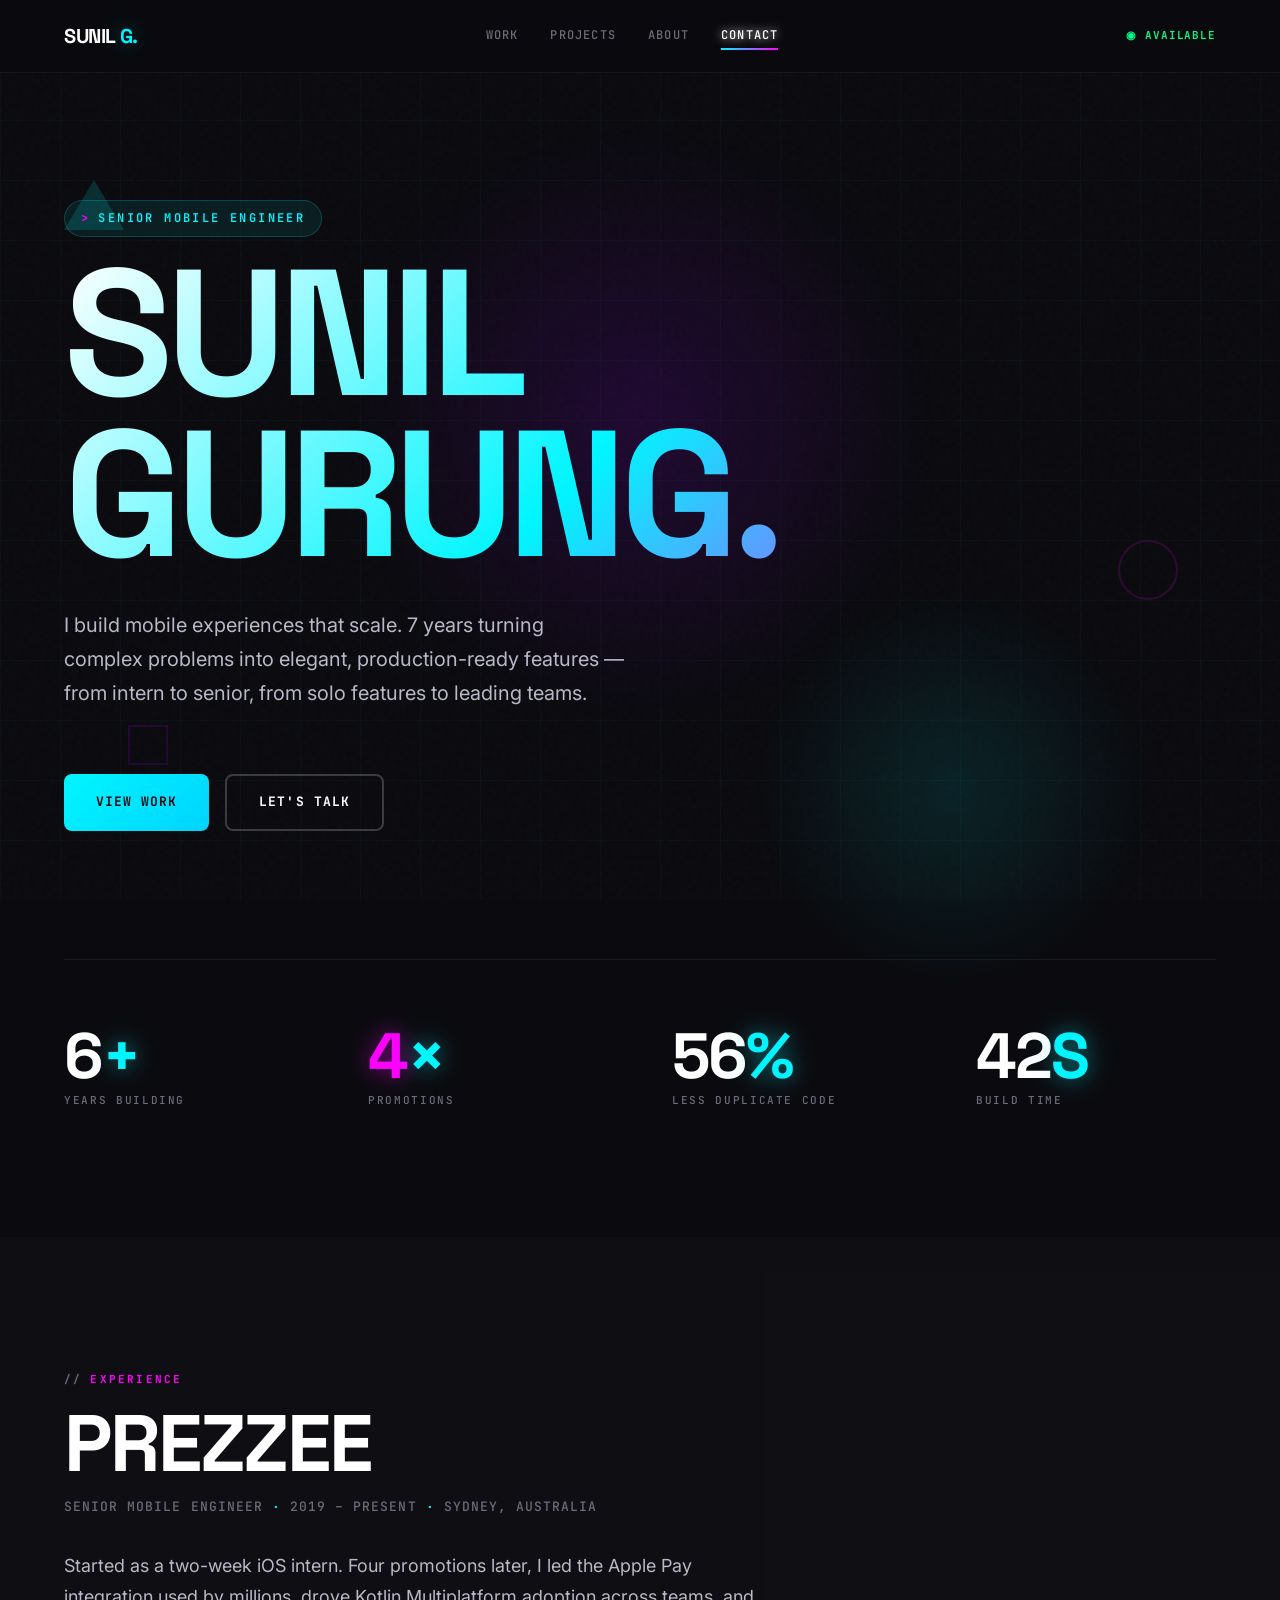
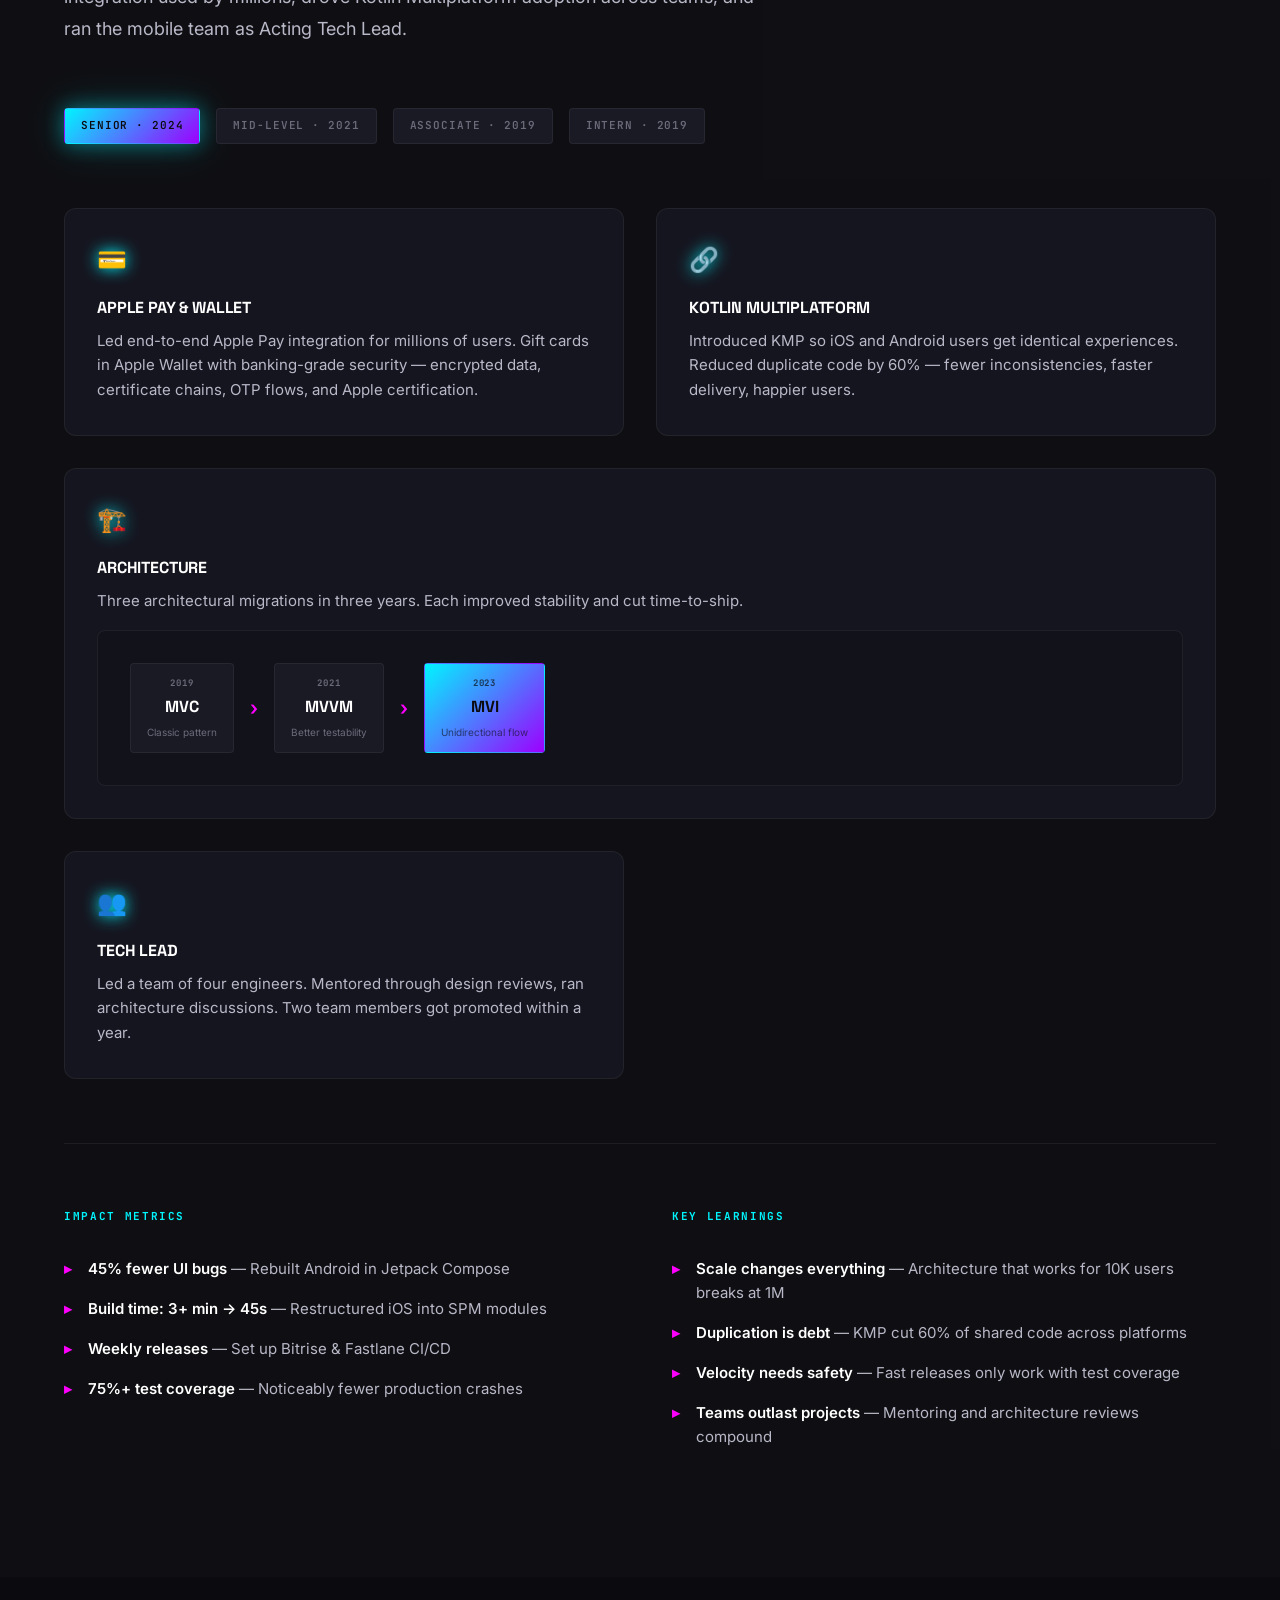
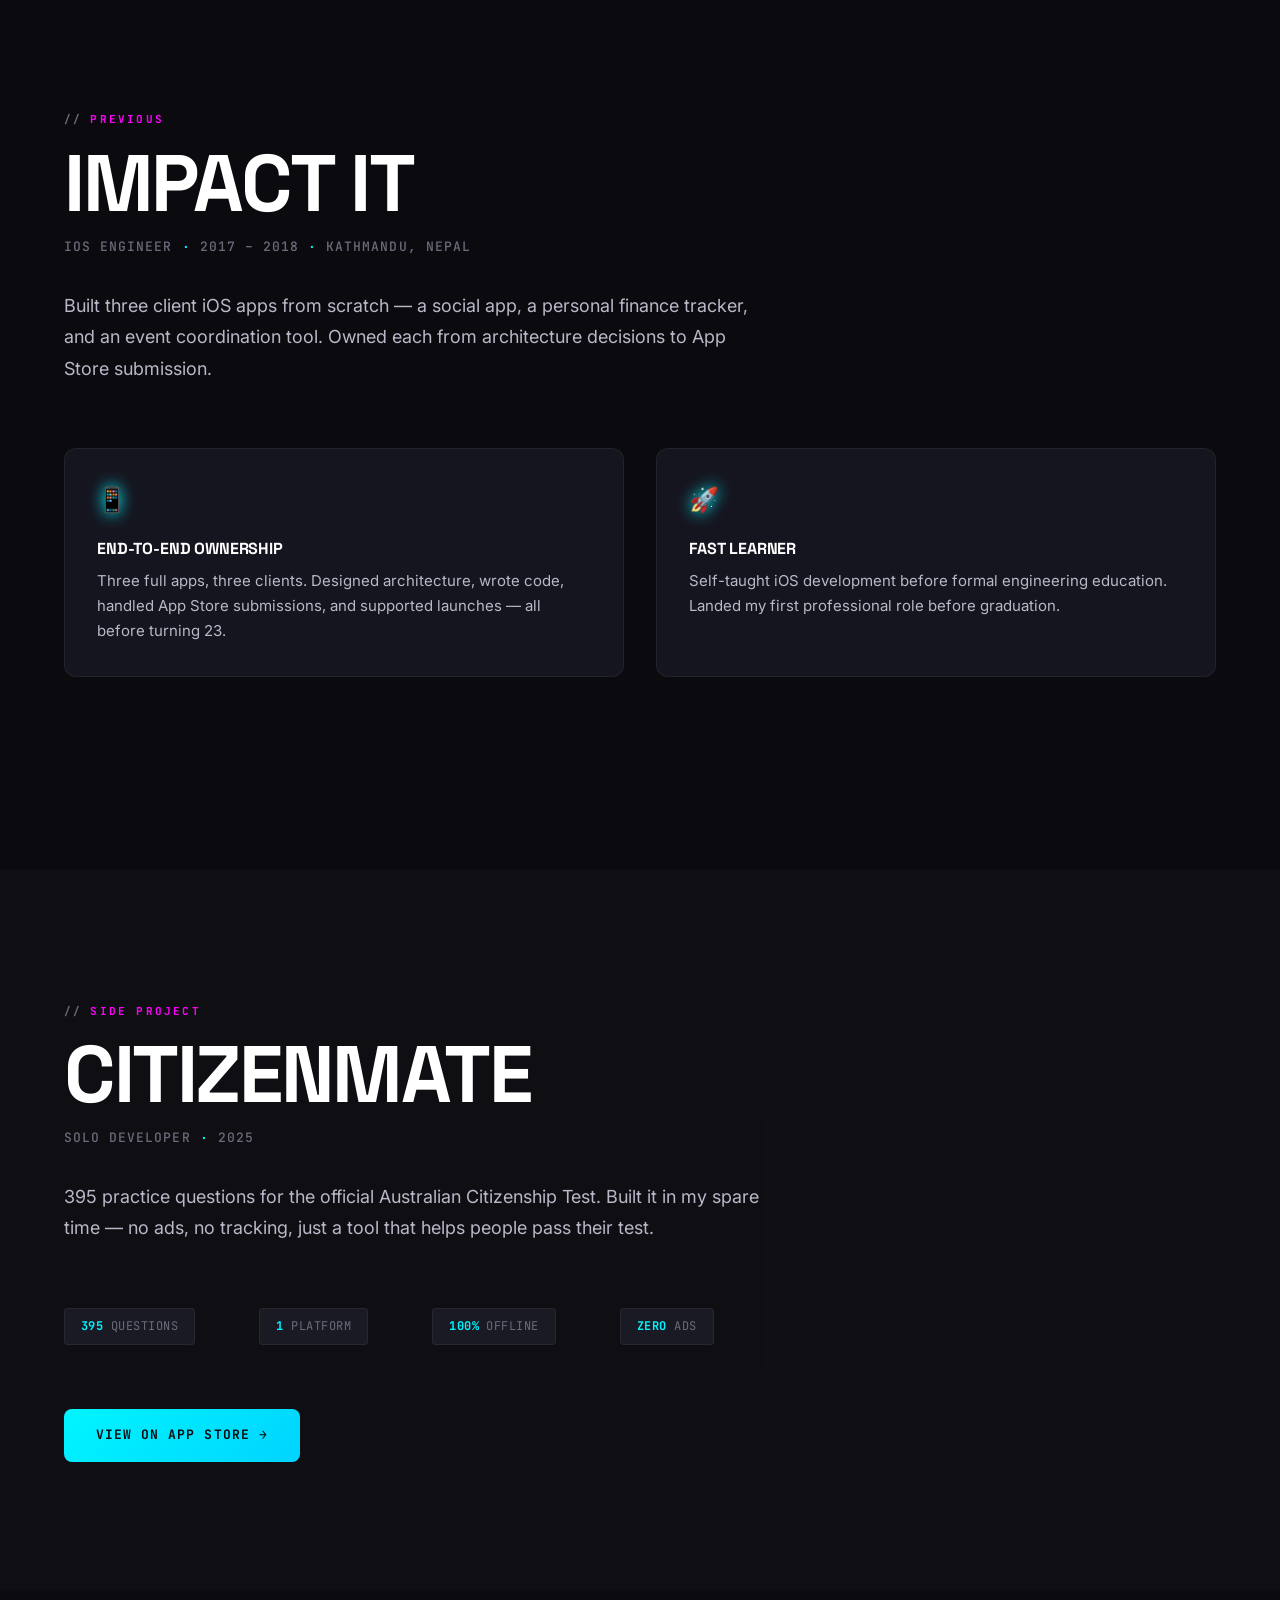
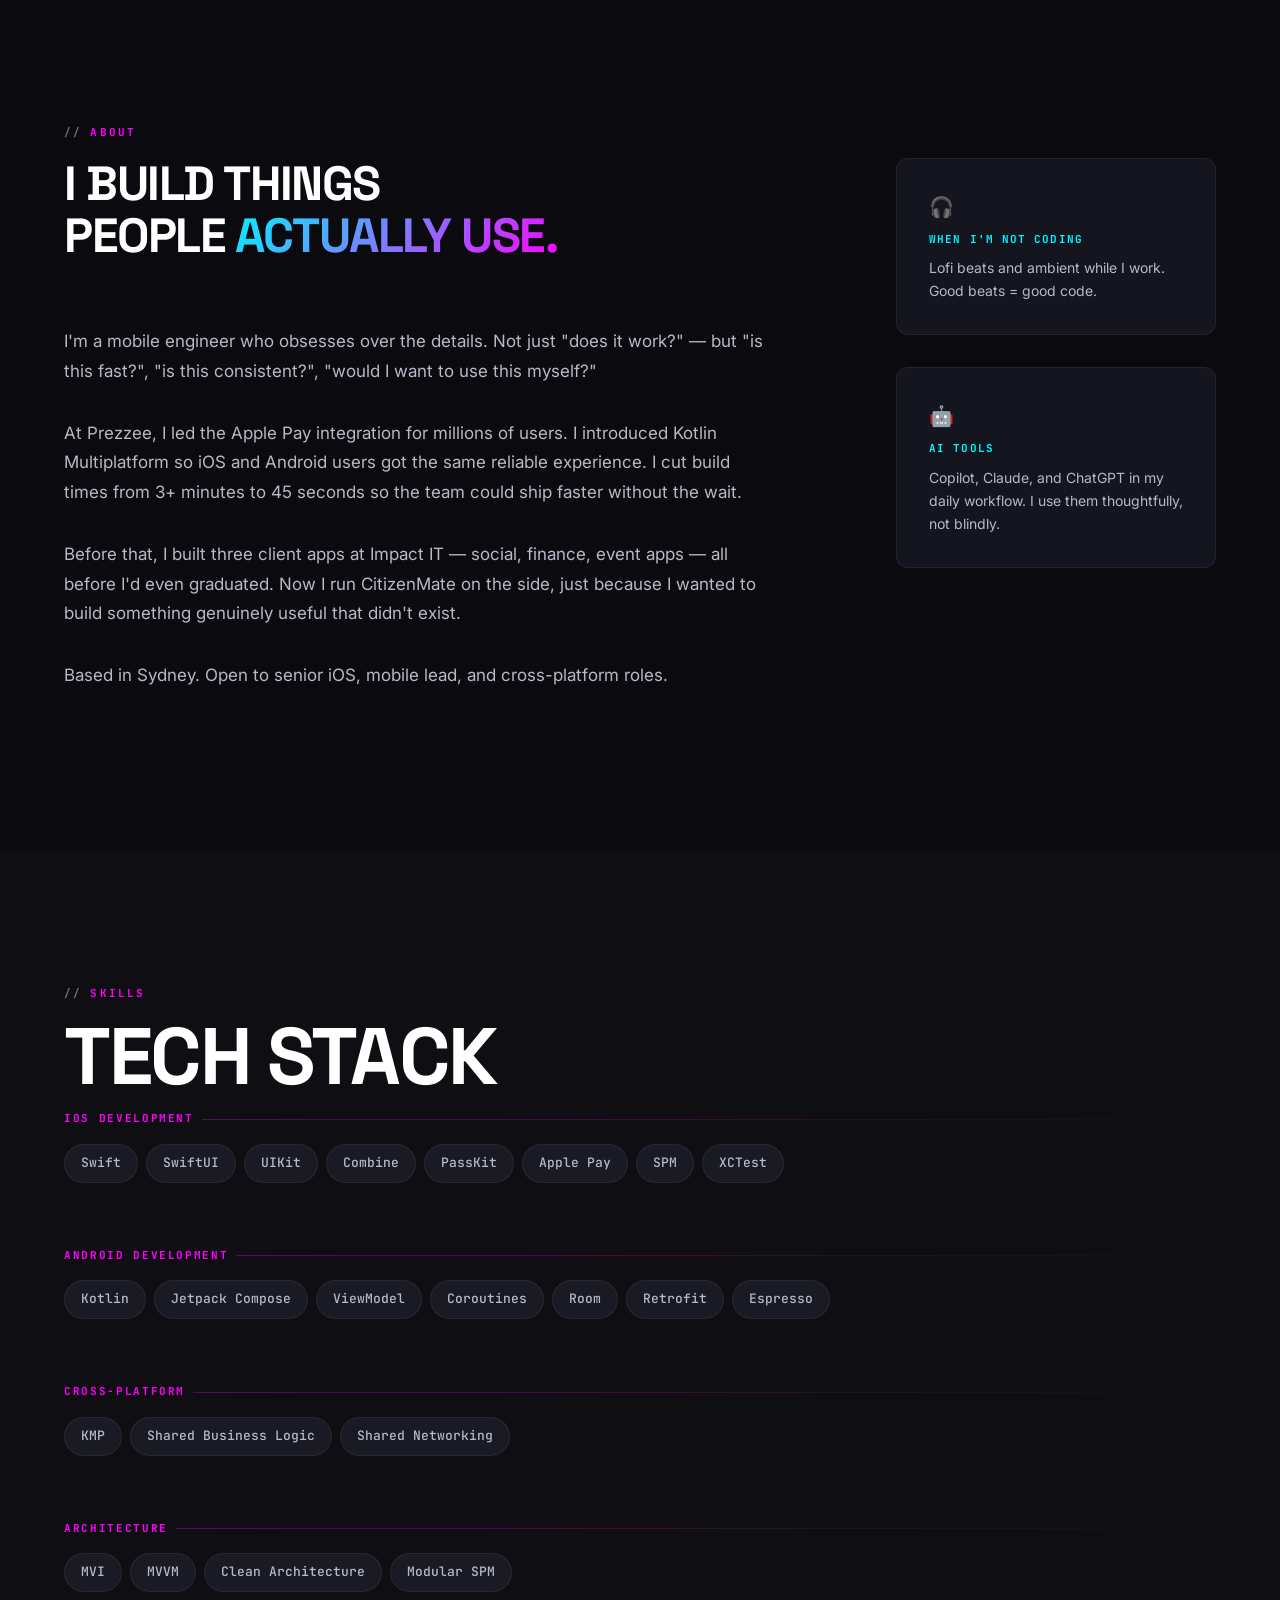
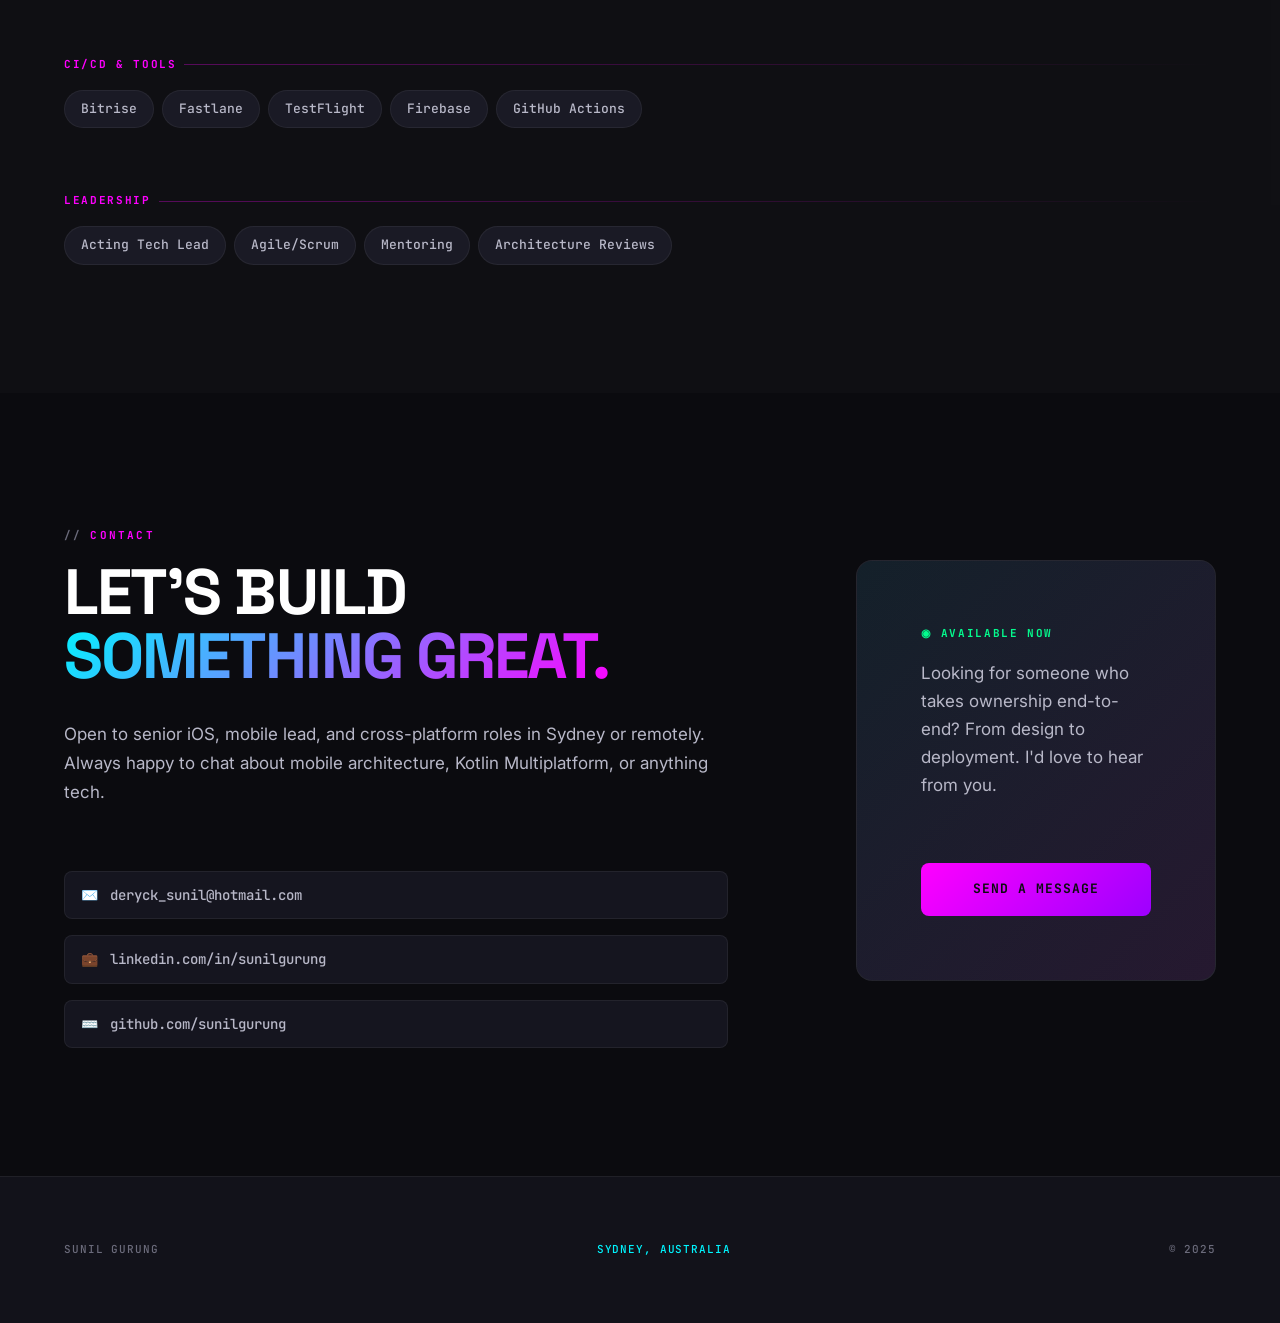
<file: index.html>
<!DOCTYPE html>
<html lang="en">
<head>
<meta charset="UTF-8"/>
<meta name="viewport" content="width=device-width, initial-scale=1.0"/>
<title>Sunil Gurung — Senior iOS Engineer</title>
<link rel="preconnect" href="https://fonts.googleapis.com"/>
<link rel="preconnect" href="https://fonts.gstatic.com" crossorigin/>
<link href="https://fonts.googleapis.com/css2?family=Space+Grotesk:wght@400;500;600;700;800&family=Inter:wght@300;400;500;600;700;800;900&family=JetBrains+Mono:wght@400;500;600;700&display=swap" rel="stylesheet"/>
<link rel="stylesheet" href="styles.css"/>
<meta name="description" content="Sunil Gurung — Senior Mobile Engineer shipping iOS, Android, KMP, and Apple Pay at scale."/>
<meta name="author" content="Sunil Gurung"/>
<meta name="theme-color" content="#0B0B0F"/>
<meta property="og:title" content="Sunil Gurung — Senior iOS Engineer"/>
<meta property="og:description" content="7 years shipping iOS, Android, KMP, and Apple Pay at scale."/>
<meta property="og:image" content="Images/logo.png"/>
<link rel="icon" type="image/png" href="Images/logo.png"/>
<!-- Security Headers -->
<meta http-equiv="X-Content-Type-Options" content="nosniff">
<meta http-equiv="X-Frame-Options" content="SAMEORIGIN">
<meta http-equiv="Referrer-Policy" content="strict-origin-when-cross-origin">
<meta http-equiv="Permissions-Policy" content="camera=(), microphone=(), geolocation=()">
</head>
<body>
<!-- Scroll Progress Bar -->
<div class="scroll-progress" id="scrollProgress"></div>

<!-- Floating Geometric Shapes -->
<div class="geo-shape geo-triangle"></div>
<div class="geo-shape geo-circle"></div>
<div class="geo-shape geo-square"></div>

<!-- Skip Link for Accessibility -->
<a href="#main" class="skip-link">Skip to main content</a>

<!-- NAV -->
<nav class="nav">
  <div class="nav-inner">
    <span class="nav-brand">Sunil <em>G.</em></span>
    <button type="button" class="nav-toggle" aria-label="Toggle navigation" aria-expanded="false">
      <span class="nav-toggle-bar"></span>
      <span class="nav-toggle-bar"></span>
      <span class="nav-toggle-bar"></span>
    </button>
    <div class="nav-links">
      <a href="#work">Work</a>
      <a href="#projects">Projects</a>
      <a href="#about">About</a>
      <a href="#contact">Contact</a>
    </div>
    <span class="nav-status">Available</span>
  </div>
</nav>

<main id="main">

<!-- HERO -->
<section class="hero">
  <div class="hero-inner">
    <span class="hero-kicker">Senior Mobile Engineer</span>
    <h1 class="hero-title">Sunil<br/>Gurung.</h1>
    <p class="hero-sub">I build mobile experiences that scale. 7 years turning complex problems into elegant, production-ready features — from intern to senior, from solo features to leading teams.</p>
    <div class="hero-actions">
      <a href="#work" class="btn-primary"><span>View Work</span></a>
      <a href="#contact" class="btn-outline">Let's Talk</a>
    </div>
    <div class="hero-metrics">
      <div class="hm-item">
        <span class="hm-num"><span class="count-up" data-target="7">0</span><span class="accent">+</span></span>
        <span class="hm-label">Years Building</span>
      </div>
      <div class="hm-item">
        <span class="hm-num"><span class="highlight">4</span><span class="accent">×</span></span>
        <span class="hm-label">Promotions</span>
      </div>
      <div class="hm-item">
        <span class="hm-num"><span class="count-up" data-target="60">0</span><span class="accent">%</span></span>
        <span class="hm-label">Less Duplicate Code</span>
      </div>
      <div class="hm-item">
        <span class="hm-num"><span class="count-up" data-target="45">0</span><span class="accent">s</span></span>
        <span class="hm-label">Build Time</span>
      </div>
    </div>
  </div>
</section>

<!-- WORK -->
<section class="section alt" id="work">
  <div class="section-inner">
    <span class="section-tag">Experience</span>
    <h2 class="section-title">Prezzee</h2>
    <div class="work-role">Senior Mobile Engineer <span class="highlight">·</span> 2019 – Present <span class="highlight">·</span> Sydney, Australia</div>
    <p class="work-summary">Started as a two-week iOS intern. Four promotions later, I led the Apple Pay integration used by millions, drove Kotlin Multiplatform adoption across teams, and ran the mobile team as Acting Tech Lead.</p>
    <div class="work-promos">
      <span class="promo active">Senior · 2024</span>
      <span class="promo">Mid-Level · 2021</span>
      <span class="promo">Associate · 2019</span>
      <span class="promo">Intern · 2019</span>
    </div>

    <div class="work-cards">
      <div class="wc">
        <span class="wc-icon">💳</span>
        <div class="wc-title">Apple Pay & Wallet</div>
        <div class="wc-desc">Led end-to-end Apple Pay integration for millions of users. Gift cards in Apple Wallet with banking-grade security — encrypted data, certificate chains, OTP flows, and Apple certification.</div>
      </div>
      <div class="wc">
        <span class="wc-icon">🔗</span>
        <div class="wc-title">Kotlin Multiplatform</div>
        <div class="wc-desc">Introduced KMP so iOS and Android users get identical experiences. Reduced duplicate code by 60% — fewer inconsistencies, faster delivery, happier users.</div>
      </div>
      <div class="wc wc-wide">
        <span class="wc-icon">🏗️</span>
        <div class="wc-title">Architecture</div>
        <div class="wc-desc">Three architectural migrations in three years. Each improved stability and cut time-to-ship.</div>
        <div class="arch-timeline">
          <div class="at-step">
            <span class="at-label">2019</span>
            <span class="at-name">MVC</span>
            <span class="at-note">Classic pattern</span>
          </div>
          <div class="at-arrow">›</div>
          <div class="at-step">
            <span class="at-label">2021</span>
            <span class="at-name">MVVM</span>
            <span class="at-note">Better testability</span>
          </div>
          <div class="at-arrow">›</div>
          <div class="at-step at-step-current">
            <span class="at-label">2023</span>
            <span class="at-name">MVI</span>
            <span class="at-note">Unidirectional flow</span>
          </div>
        </div>
      </div>
      <div class="wc">
        <span class="wc-icon">👥</span>
        <div class="wc-title">Tech Lead</div>
        <div class="wc-desc">Led a team of four engineers. Mentored through design reviews, ran architecture discussions. Two team members got promoted within a year.</div>
      </div>
    </div>

    <div class="work-details">
      <div class="wd-block">
        <h3>Impact Metrics</h3>
        <ul>
          <li><strong>45% fewer UI bugs</strong> — Rebuilt Android in Jetpack Compose</li>
          <li><strong>Build time: 3+ min → 45s</strong> — Restructured iOS into SPM modules</li>
          <li><strong>Weekly releases</strong> — Set up Bitrise & Fastlane CI/CD</li>
          <li><strong>75%+ test coverage</strong> — Noticeably fewer production crashes</li>
        </ul>
      </div>
      <div class="wd-block">
        <h3>Key Learnings</h3>
        <ul>
          <li><strong>Scale changes everything</strong> — Architecture that works for 10K users breaks at 1M</li>
          <li><strong>Duplication is debt</strong> — KMP cut 60% of shared code across platforms</li>
          <li><strong>Velocity needs safety</strong> — Fast releases only work with test coverage</li>
          <li><strong>Teams outlast projects</strong> — Mentoring and architecture reviews compound</li>
        </ul>
      </div>
    </div>
  </div>
</section>

<!-- PREVIOUS -->
<section class="section" id="prev">
  <div class="section-inner">
    <span class="section-tag">Previous</span>
    <h2 class="section-title">Impact IT</h2>
    <div class="work-role">iOS Engineer <span class="highlight">·</span> 2017 – 2018 <span class="highlight">·</span> Kathmandu, Nepal</div>
    <p class="work-summary">Built three client iOS apps from scratch — a social app, a personal finance tracker, and an event coordination tool. Owned each from architecture decisions to App Store submission.</p>
    <div class="work-cards">
      <div class="wc">
        <span class="wc-icon">📱</span>
        <div class="wc-title">End-to-End Ownership</div>
        <div class="wc-desc">Three full apps, three clients. Designed architecture, wrote code, handled App Store submissions, and supported launches — all before turning 23.</div>
      </div>
      <div class="wc">
        <span class="wc-icon">🚀</span>
        <div class="wc-title">Fast Learner</div>
        <div class="wc-desc">Self-taught iOS development before formal engineering education. Landed my first professional role before graduation.</div>
      </div>
    </div>
  </div>
</section>

<!-- PROJECTS -->
<section class="section alt" id="projects">
  <div class="section-inner">
    <span class="section-tag">Side Project</span>
    <h2 class="section-title">CitizenMate</h2>
    <div class="work-role">Solo Developer <span class="highlight">·</span> 2025</div>
    <p class="work-summary">395 practice questions for the official Australian Citizenship Test. Built it in my spare time — no ads, no tracking, just a tool that helps people pass their test.</p>
    <div class="project-metrics">
      <span class="pm-item"><strong>395</strong> Questions</span>
      <span class="pm-item"><strong>1</strong> Platform</span>
      <span class="pm-item"><strong>100%</strong> Offline</span>
      <span class="pm-item"><strong>Zero</strong> Ads</span>
    </div>
    <a href="https://apps.apple.com/gb/app/citizenmate/id6761265114" target="_blank" rel="noopener noreferrer" class="btn-primary"><span>View on App Store →</span></a>
  </div>
</section>

<!-- ABOUT -->
<section class="section" id="about">
  <div class="section-inner">
    <span class="section-tag">About</span>
    <div class="about-grid">
      <div>
        <h2 class="about-heading">I build things<br/>people <em>actually use.</em></h2>
        <p class="about-body">I'm a mobile engineer who obsesses over the details. Not just "does it work?" — but "is this fast?", "is this consistent?", "would I want to use this myself?"</p>
        <p class="about-body">At Prezzee, I led the Apple Pay integration for millions of users. I introduced Kotlin Multiplatform so iOS and Android users got the same reliable experience. I cut build times from 3+ minutes to 45 seconds so the team could ship faster without the wait.</p>
        <p class="about-body">Before that, I built three client apps at Impact IT — social, finance, event apps — all before I'd even graduated. Now I run CitizenMate on the side, just because I wanted to build something genuinely useful that didn't exist.</p>
        <p class="about-body">Based in Sydney. Open to senior iOS, mobile lead, and cross-platform roles.</p>
      </div>
      <div class="about-side">
        <div class="as-card">
          <span class="as-emoji">🎧</span>
          <div class="as-title">When I'm Not Coding</div>
          <div class="as-desc">Lofi beats and ambient while I work. Good beats = good code.</div>
        </div>
        <div class="as-card">
          <span class="as-emoji">🤖</span>
          <div class="as-title">AI Tools</div>
          <div class="as-desc">Copilot, Claude, and ChatGPT in my daily workflow. I use them thoughtfully, not blindly.</div>
        </div>
      </div>
    </div>
  </div>
</section>

<!-- SKILLS -->
<section class="section alt" id="skills">
  <div class="section-inner">
    <span class="section-tag">Skills</span>
    <h2 class="section-title">Tech Stack</h2>
    <div class="skills-container">
      <div class="skill-group">
        <h3 class="sg-title">iOS Development</h3>
        <div class="skill-pills">
          <span class="sp">Swift</span>
          <span class="sp">SwiftUI</span>
          <span class="sp">UIKit</span>
          <span class="sp">Combine</span>
          <span class="sp">PassKit</span>
          <span class="sp">Apple Pay</span>
          <span class="sp">SPM</span>
          <span class="sp">XCTest</span>
        </div>
      </div>
      <div class="skill-group">
        <h3 class="sg-title">Android Development</h3>
        <div class="skill-pills">
          <span class="sp">Kotlin</span>
          <span class="sp">Jetpack Compose</span>
          <span class="sp">ViewModel</span>
          <span class="sp">Coroutines</span>
          <span class="sp">Room</span>
          <span class="sp">Retrofit</span>
          <span class="sp">Espresso</span>
        </div>
      </div>
      <div class="skill-group">
        <h3 class="sg-title">Cross-Platform</h3>
        <div class="skill-pills">
          <span class="sp">KMP</span>
          <span class="sp">Shared Business Logic</span>
          <span class="sp">Shared Networking</span>
        </div>
      </div>
      <div class="skill-group">
        <h3 class="sg-title">Architecture</h3>
        <div class="skill-pills">
          <span class="sp">MVI</span>
          <span class="sp">MVVM</span>
          <span class="sp">Clean Architecture</span>
          <span class="sp">Modular SPM</span>
        </div>
      </div>
      <div class="skill-group">
        <h3 class="sg-title">CI/CD & Tools</h3>
        <div class="skill-pills">
          <span class="sp">Bitrise</span>
          <span class="sp">Fastlane</span>
          <span class="sp">TestFlight</span>
          <span class="sp">Firebase</span>
          <span class="sp">GitHub Actions</span>
        </div>
      </div>
      <div class="skill-group">
        <h3 class="sg-title">Leadership</h3>
        <div class="skill-pills">
          <span class="sp">Acting Tech Lead</span>
          <span class="sp">Agile/Scrum</span>
          <span class="sp">Mentoring</span>
          <span class="sp">Architecture Reviews</span>
        </div>
      </div>
    </div>
  </div>
</section>

<!-- CONTACT -->
<section class="section" id="contact">
  <div class="section-inner">
    <span class="section-tag">Contact</span>
    <div class="contact-grid">
      <div>
        <h2 class="contact-heading">Let's build<br/><em>something great.</em></h2>
        <p class="contact-body">Open to senior iOS, mobile lead, and cross-platform roles in Sydney or remotely. Always happy to chat about mobile architecture, Kotlin Multiplatform, or anything tech.</p>
        <div class="contact-links">
          <a href="mailto:deryck_sunil@hotmail.com" class="cl">✉️ <span>deryck_sunil@hotmail.com</span></a>
          <a href="https://linkedin.com/in/sunilgurung" target="_blank" rel="noopener noreferrer" class="cl">💼 <span>linkedin.com/in/sunilgurung</span></a>
          <a href="https://github.com/sunilgurung" target="_blank" rel="noopener noreferrer" class="cl">⌨️ <span>github.com/sunilgurung</span></a>
        </div>
      </div>
      <div class="cta-card">
        <div class="cta-sub">Available Now</div>
        <p class="cta-body">Looking for someone who takes ownership end-to-end? From design to deployment. I'd love to hear from you.</p>
        <a href="mailto:deryck_sunil@hotmail.com" class="btn-primary"><span>Send a Message</span></a>
      </div>
    </div>
  </div>
</section>

</main>

<footer class="footer">
  <div class="footer-inner">
    <span>Sunil Gurung</span>
    <span class="footer-tag">Sydney, Australia</span>
    <span>© 2025</span>
  </div>
</footer>

<script src="script.js"></script>
</body>
</html>
</file>
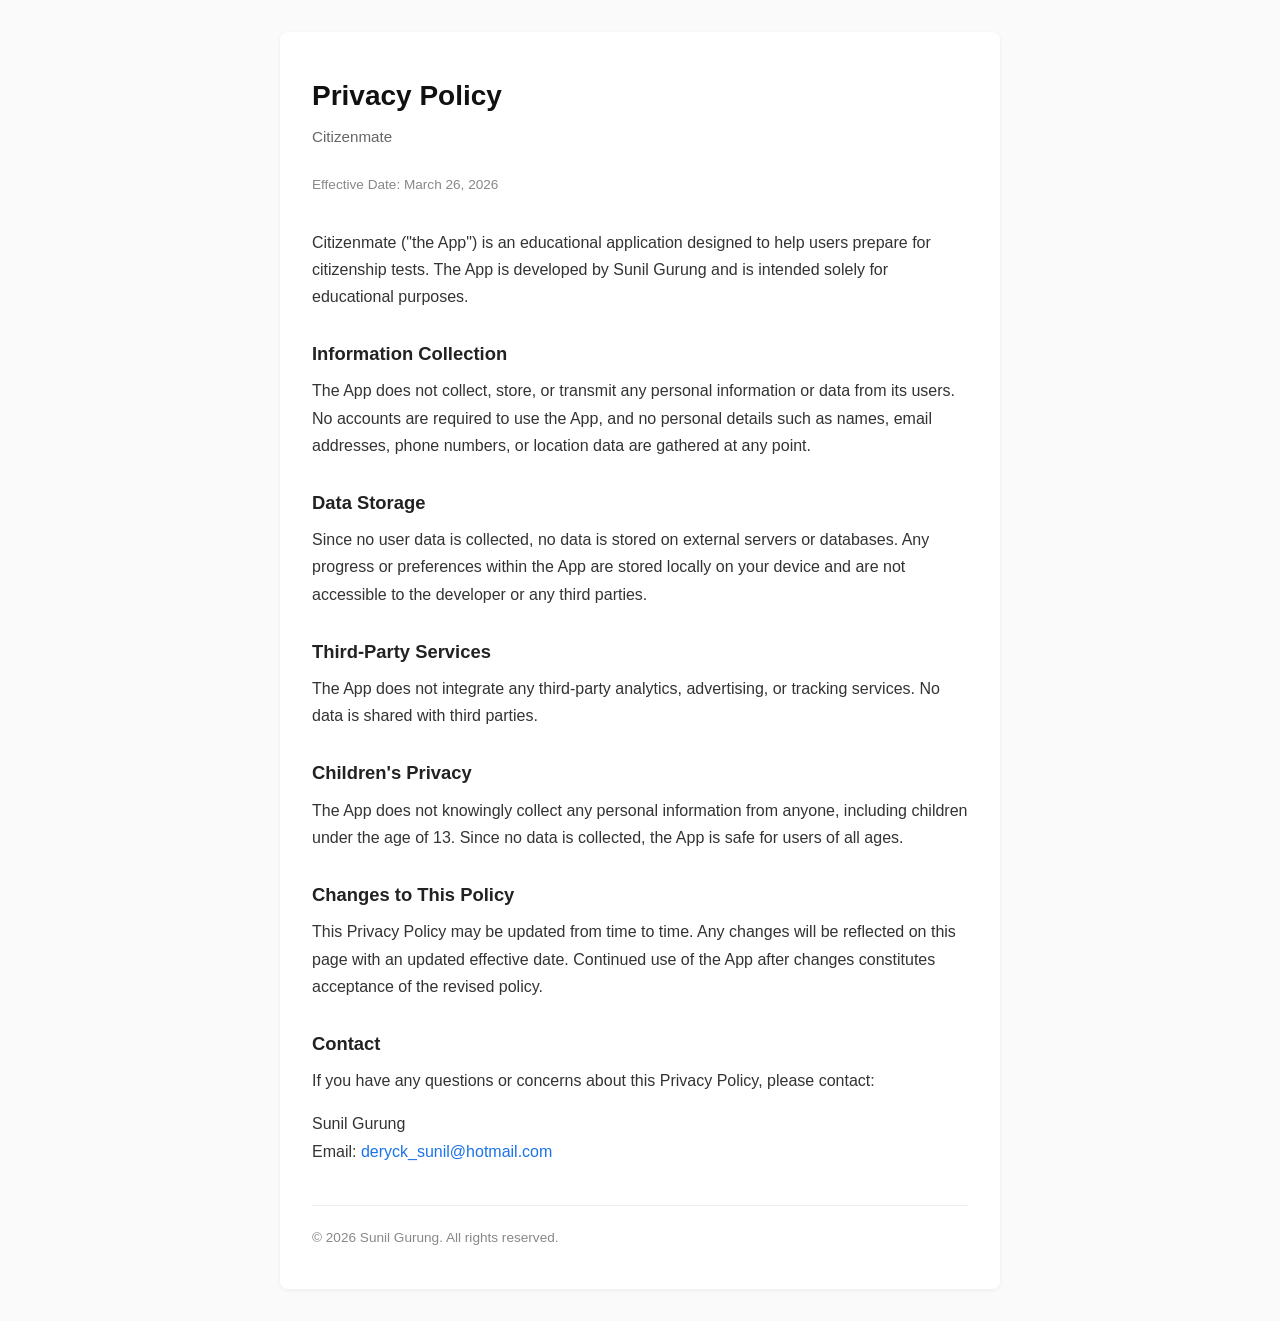
<file: citizenmate/privacy-policy.html>
<!DOCTYPE html>
<html lang="en">
<head>
  <meta charset="UTF-8">
  <meta name="viewport" content="width=device-width, initial-scale=1.0">
  <title>Citizenmate - Privacy Policy</title>
  <style>
    * { margin: 0; padding: 0; box-sizing: border-box; }
    body {
      font-family: -apple-system, BlinkMacSystemFont, "Segoe UI", Roboto, "Helvetica Neue", Arial, sans-serif;
      line-height: 1.7;
      color: #333;
      background: #fafafa;
      padding: 2rem 1rem;
    }
    .container {
      max-width: 720px;
      margin: 0 auto;
      background: #fff;
      padding: 2.5rem 2rem;
      border-radius: 8px;
      box-shadow: 0 1px 4px rgba(0,0,0,0.06);
    }
    h1 {
      font-size: 1.75rem;
      margin-bottom: 0.25rem;
      color: #111;
    }
    .app-name {
      font-size: 0.95rem;
      color: #666;
      margin-bottom: 1.5rem;
    }
    .effective-date {
      font-size: 0.85rem;
      color: #888;
      margin-bottom: 2rem;
    }
    h2 {
      font-size: 1.15rem;
      margin-top: 1.75rem;
      margin-bottom: 0.5rem;
      color: #222;
    }
    p {
      margin-bottom: 1rem;
    }
    ul {
      margin: 0.5rem 0 1rem 1.5rem;
    }
    li {
      margin-bottom: 0.35rem;
    }
    a {
      color: #1a73e8;
      text-decoration: none;
    }
    a:hover {
      text-decoration: underline;
    }
    .footer {
      margin-top: 2.5rem;
      padding-top: 1.25rem;
      border-top: 1px solid #eee;
      font-size: 0.85rem;
      color: #888;
    }
  </style>
</head>
<body>
  <div class="container">
    <h1>Privacy Policy</h1>
    <p class="app-name">Citizenmate</p>
    <p class="effective-date">Effective Date: March 26, 2026</p>

    <p>
      Citizenmate ("the App") is an educational application designed to help users
      prepare for citizenship tests. The App is developed by Sunil Gurung and is
      intended solely for educational purposes.
    </p>

    <h2>Information Collection</h2>
    <p>
      The App does not collect, store, or transmit any personal information or data
      from its users. No accounts are required to use the App, and no personal
      details such as names, email addresses, phone numbers, or location data are
      gathered at any point.
    </p>

    <h2>Data Storage</h2>
    <p>
      Since no user data is collected, no data is stored on external servers or
      databases. Any progress or preferences within the App are stored locally on
      your device and are not accessible to the developer or any third parties.
    </p>

    <h2>Third-Party Services</h2>
    <p>
      The App does not integrate any third-party analytics, advertising, or tracking
      services. No data is shared with third parties.
    </p>

    <h2>Children's Privacy</h2>
    <p>
      The App does not knowingly collect any personal information from anyone,
      including children under the age of 13. Since no data is collected, the App
      is safe for users of all ages.
    </p>

    <h2>Changes to This Policy</h2>
    <p>
      This Privacy Policy may be updated from time to time. Any changes will be
      reflected on this page with an updated effective date. Continued use of the
      App after changes constitutes acceptance of the revised policy.
    </p>

    <h2>Contact</h2>
    <p>
      If you have any questions or concerns about this Privacy Policy, please
      contact:
    </p>
    <p>
      Sunil Gurung<br>
      Email: <a href="mailto:deryck_sunil@hotmail.com">deryck_sunil@hotmail.com</a>
    </p>

    <div class="footer">
      &copy; 2026 Sunil Gurung. All rights reserved.
    </div>
  </div>
</body>
</html>
</file>
<file: styles.css>
/* ==========================================================================
   STYLES.CSS — Sunil Gurung Portfolio
   GAMETICS EDITION v2.0
   Component-Based Architecture with Cyberpunk/Gaming Aesthetic
   ========================================================================== */

/* ==========================================================================
   1. DESIGN TOKENS — GAMETICS PALETTE
   ========================================================================== */

:root {
  /* Surface — Dark Theme */
  --bg-primary: #0B0B0F;
  --bg-secondary: #12121A;
  --bg-tertiary: #1A1A25;
  --bg-card: #15151F;
  --bg-card-hover: #1E1E2A;

  /* Neon Accent Palette */
  --neon-cyan: #00F5FF;
  --neon-magenta: #FF00FF;
  --neon-purple: #9D00FF;
  --neon-blue: #00D4FF;
  --neon-green: #00FF88;
  --neon-orange: #FF6B00;

  /* Legacy accent (copper) mapped to neon */
  --accent: var(--neon-cyan);
  --accent-hover: var(--neon-magenta);
  --accent-secondary: var(--neon-purple);

  /* Text */
  --text-primary: #FFFFFF;
  --text-secondary: #B8B8C8;
  --text-muted: #6B6B7B;

  /* Glow Effects */
  --glow-cyan: 0 0 20px rgba(0, 245, 255, 0.4), 0 0 40px rgba(0, 245, 255, 0.2);
  --glow-magenta: 0 0 20px rgba(255, 0, 255, 0.4), 0 0 40px rgba(255, 0, 255, 0.2);
  --glow-text: 0 0 10px currentColor;

  /* Typography */
  --font-primary: 'Inter', -apple-system, BlinkMacSystemFont, sans-serif;
  --font-display: 'Space Grotesk', 'Inter', sans-serif; /* Gaming feel */
  --font-mono: 'JetBrains Mono', 'Fira Code', monospace;

  /* Spacing Scale */
  --space-xs: 0.5rem;
  --space-sm: 1rem;
  --space-md: 2rem;
  --space-lg: 4rem;
  --space-xl: 8rem;

  /* Transitions */
  --ease-out: cubic-bezier(0.16, 1, 0.3, 1);
  --ease-spring: cubic-bezier(0.34, 1.56, 0.64, 1);
  --duration-fast: 150ms;
  --duration-normal: 300ms;
  --duration-slow: 500ms;

  /* Borders & Radii */
  --radius-sm: 4px;
  --radius-md: 8px;
  --radius-lg: 12px;
  --radius-xl: 16px;
  --border-subtle: 1px solid rgba(255, 255, 255, 0.06);
  --border-glow: 1px solid var(--neon-cyan);

  /* Shadows */
  --shadow-card: 0 4px 24px rgba(0, 0, 0, 0.4);
  --shadow-glow-cyan: 0 0 30px rgba(0, 245, 255, 0.15);
}

/* ==========================================================================
   2. RESET & BASE
   ========================================================================== */

*, *::before, *::after {
  box-sizing: border-box;
  margin: 0;
  padding: 0;
}

html {
  scroll-behavior: smooth;
  scrollbar-width: thin;
  scrollbar-color: var(--neon-cyan) var(--bg-secondary);
}

::-webkit-scrollbar {
  width: 8px;
}
::-webkit-scrollbar-track {
  background: var(--bg-secondary);
}
::-webkit-scrollbar-thumb {
  background: var(--neon-cyan);
  border-radius: 4px;
}

body {
  font-family: var(--font-primary);
  background: var(--bg-primary);
  color: var(--text-primary);
  line-height: 1.6;
  -webkit-font-smoothing: antialiased;
  overflow-x: hidden;
}

/* Grid Background Pattern */
body::before {
  content: '';
  position: fixed;
  inset: 0;
  background-image:
    linear-gradient(rgba(0, 245, 255, 0.03) 1px, transparent 1px),
    linear-gradient(90deg, rgba(0, 245, 255, 0.03) 1px, transparent 1px);
  background-size: 60px 60px;
  pointer-events: none;
  z-index: 0;
}

/* Noise Texture Overlay */
body::after {
  content: '';
  position: fixed;
  inset: 0;
  background: url("data:image/svg+xml,%3Csvg viewBox='0 0 200 200' xmlns='http://www.w3.org/2000/svg'%3E%3Cfilter id='noise'%3E%3CfeTurbulence type='fractalNoise' baseFrequency='0.85' numOctaves='4' stitchTiles='stitch'/%3E%3C/filter%3E%3Crect width='100%25' height='100%25' filter='url(%23noise)'/%3E%3C/svg%3E");
  opacity: 0.02;
  pointer-events: none;
  z-index: 1;
}

img { max-width: 100%; display: block; }
a { color: inherit; text-decoration: none; }
ul { list-style: none; }

/* Skip Link */
.skip-link {
  position: absolute;
  top: -100%;
  left: 0;
  background: var(--neon-cyan);
  color: var(--bg-primary);
  padding: 0.75rem 1.5rem;
  z-index: 9999;
  font-weight: 700;
  font-family: var(--font-mono);
  font-size: 0.875rem;
  transition: top var(--duration-fast) var(--ease-out);
}
.skip-link:focus { top: 0; }

/* ==========================================================================
   3. LAYOUT — z-index layering
   ========================================================================== */

.nav { position: fixed; top: 0; left: 0; right: 0; z-index: 100; }
main { position: relative; z-index: 2; }
.footer { position: relative; z-index: 2; }

/* ==========================================================================
   4. NAV COMPONENT
   ========================================================================== */

.nav {
  background: rgba(11, 11, 15, 0.85);
  backdrop-filter: blur(20px);
  -webkit-backdrop-filter: blur(20px);
  border-bottom: var(--border-subtle);
}

.nav-inner {
  max-width: 1400px;
  margin: 0 auto;
  padding: 0 var(--space-lg);
  height: 72px;
  display: flex;
  align-items: center;
  justify-content: space-between;
}

.nav-brand {
  font-family: var(--font-display);
  font-size: 1.25rem;
  font-weight: 700;
  letter-spacing: -0.02em;
  text-transform: uppercase;
}

.nav-brand em {
  font-style: normal;
  color: var(--neon-cyan);
  text-shadow: var(--glow-cyan);
}

.nav-links {
  display: flex;
  gap: var(--space-md);
}

.nav-links a {
  font-family: var(--font-mono);
  font-size: 0.75rem;
  font-weight: 500;
  text-transform: uppercase;
  letter-spacing: 0.1em;
  color: var(--text-muted);
  transition: color var(--duration-fast) var(--ease-out);
  position: relative;
  padding: 0.25rem 0;
}

.nav-links a::after {
  content: '';
  position: absolute;
  bottom: 0;
  left: 0;
  width: 0;
  height: 2px;
  background: linear-gradient(90deg, var(--neon-cyan), var(--neon-magenta));
  transition: width var(--duration-normal) var(--ease-out);
}

.nav-links a:hover,
.nav-links a.active {
  color: var(--text-primary);
  text-shadow: var(--glow-text);
}

.nav-links a:hover::after,
.nav-links a.active::after { width: 100%; }

.nav-status {
  font-family: var(--font-mono);
  font-size: 0.6875rem;
  font-weight: 600;
  color: var(--neon-green);
  letter-spacing: 0.08em;
  text-transform: uppercase;
}

.nav-status::before {
  content: '◉';
  margin-right: 8px;
  animation: pulse-glow 2s ease-in-out infinite;
}

@keyframes pulse-glow {
  0%, 100% { opacity: 1; text-shadow: 0 0 8px var(--neon-green); }
  50% { opacity: 0.6; text-shadow: none; }
}

/* Nav Toggle (Mobile) */
.nav-toggle {
  display: none;
  flex-direction: column;
  justify-content: center;
  gap: 5px;
  width: 36px;
  height: 36px;
  background: transparent;
  border: var(--border-subtle);
  border-radius: var(--radius-md);
  cursor: pointer;
  padding: 6px;
  transition: border-color var(--duration-fast) var(--ease-out);
}

.nav-toggle:hover { border-color: var(--neon-cyan); }

.nav-toggle-bar {
  display: block;
  width: 100%;
  height: 2px;
  background: var(--neon-cyan);
  transition: transform var(--duration-normal) var(--ease-out), opacity var(--duration-fast);
  box-shadow: 0 0 6px var(--neon-cyan);
}

.nav-toggle[aria-expanded="true"] .nav-toggle-bar:nth-child(1) {
  transform: translateY(7px) rotate(45deg);
}
.nav-toggle[aria-expanded="true"] .nav-toggle-bar:nth-child(2) {
  opacity: 0;
}
.nav-toggle[aria-expanded="true"] .nav-toggle-bar:nth-child(3) {
  transform: translateY(-7px) rotate(-45deg);
}

/* Mobile Menu */
.nav-links.mobile-open {
  display: flex;
  flex-direction: column;
  position: fixed;
  top: 0;
  left: 0;
  right: 0;
  bottom: 0;
  background: rgba(11, 11, 15, 0.98);
  backdrop-filter: blur(30px);
  justify-content: center;
  align-items: center;
  gap: var(--space-lg);
  animation: slideIn var(--duration-normal) var(--ease-out);
}

@keyframes slideIn {
  from { opacity: 0; transform: translateY(-20px); }
  to { opacity: 1; transform: translateY(0); }
}

.nav-links.mobile-open a {
  font-family: var(--font-display);
  font-size: 1.75rem;
  font-weight: 700;
  text-transform: uppercase;
  color: var(--text-primary);
}

.nav-links.mobile-open a::after { display: none; }

/* ==========================================================================
   5. HERO COMPONENT
   ========================================================================== */

.hero {
  min-height: 100vh;
  display: flex;
  align-items: center;
  background: transparent;
  padding-top: 72px;
  position: relative;
  overflow: hidden;
}

/* Animated Gradient Orb */
.hero::before {
  content: '';
  position: absolute;
  top: 10%;
  left: 50%;
  transform: translateX(-50%);
  width: 600px;
  height: 600px;
  background: radial-gradient(circle, rgba(157, 0, 255, 0.15) 0%, transparent 70%);
  animation: orb-float 8s ease-in-out infinite;
  pointer-events: none;
}

.hero::after {
  content: '';
  position: absolute;
  bottom: 20%;
  right: 10%;
  width: 400px;
  height: 400px;
  background: radial-gradient(circle, rgba(0, 245, 255, 0.1) 0%, transparent 70%);
  animation: orb-float 10s ease-in-out infinite reverse;
  pointer-events: none;
}

@keyframes orb-float {
  0%, 100% { transform: translateX(-50%) translateY(0); }
  50% { transform: translateX(-50%) translateY(-40px); }
}

.hero-inner {
  max-width: 1400px;
  margin: 0 auto;
  padding: var(--space-xl) var(--space-lg);
  width: 100%;
  position: relative;
  z-index: 2;
}

.hero-kicker {
  display: inline-flex;
  align-items: center;
  gap: 0.5rem;
  font-family: var(--font-mono);
  font-size: 0.75rem;
  font-weight: 600;
  text-transform: uppercase;
  letter-spacing: 0.2em;
  color: var(--neon-cyan);
  margin-bottom: var(--space-sm);
  padding: 0.5rem 1rem;
  background: rgba(0, 245, 255, 0.08);
  border: 1px solid rgba(0, 245, 255, 0.2);
  border-radius: 100px;
}

.hero-kicker::before {
  content: '>';
  color: var(--neon-magenta);
}

.hero-title {
  font-family: var(--font-display);
  font-size: clamp(4rem, 14vw, 12rem);
  font-weight: 800;
  line-height: 0.9;
  letter-spacing: -0.04em;
  text-transform: uppercase;
  margin-bottom: var(--space-md);
  background: linear-gradient(135deg, var(--text-primary) 0%, var(--neon-cyan) 50%, var(--neon-magenta) 100%);
  background-clip: text;
  -webkit-background-clip: text;
  -webkit-text-fill-color: transparent;
  animation: title-shimmer 3s ease-in-out infinite;
}

@keyframes title-shimmer {
  0%, 100% { filter: brightness(1); }
  50% { filter: brightness(1.2); }
}

.hero-sub {
  font-size: clamp(1rem, 2vw, 1.25rem);
  color: var(--text-secondary);
  max-width: 580px;
  line-height: 1.7;
  margin-bottom: var(--space-lg);
  max-width: 560px;
}

.hero-actions {
  display: flex;
  gap: var(--space-sm);
  margin-bottom: var(--space-xl);
  flex-wrap: wrap;
}

/* Button — Primary */
.btn-primary {
  display: inline-flex;
  align-items: center;
  gap: 0.5rem;
  padding: 1rem 2rem;
  background: linear-gradient(135deg, var(--neon-cyan), var(--neon-blue));
  color: var(--bg-primary);
  font-family: var(--font-mono);
  font-size: 0.8125rem;
  font-weight: 700;
  text-transform: uppercase;
  letter-spacing: 0.08em;
  border: none;
  border-radius: var(--radius-md);
  cursor: pointer;
  transition: all var(--duration-normal) var(--ease-out);
  position: relative;
  overflow: hidden;
}

.btn-primary::before {
  content: '';
  position: absolute;
  inset: 0;
  background: linear-gradient(135deg, var(--neon-magenta), var(--neon-purple));
  opacity: 0;
  transition: opacity var(--duration-normal) var(--ease-out);
}

.btn-primary span { position: relative; z-index: 1; }

.btn-primary:hover {
  transform: translateY(-3px);
  box-shadow: var(--glow-cyan);
}

.btn-primary:hover::before { opacity: 1; }

/* Button — Outline */
.btn-outline {
  display: inline-flex;
  align-items: center;
  gap: 0.5rem;
  padding: 1rem 2rem;
  background: transparent;
  color: var(--text-primary);
  font-family: var(--font-mono);
  font-size: 0.8125rem;
  font-weight: 700;
  text-transform: uppercase;
  letter-spacing: 0.08em;
  border: 2px solid rgba(255, 255, 255, 0.2);
  border-radius: var(--radius-md);
  cursor: pointer;
  transition: all var(--duration-normal) var(--ease-out);
}

.btn-outline:hover {
  border-color: var(--neon-cyan);
  color: var(--neon-cyan);
  transform: translateY(-3px);
  box-shadow: var(--glow-cyan);
}

/* Hero Metrics */
.hero-metrics {
  display: grid;
  grid-template-columns: repeat(4, 1fr);
  gap: var(--space-lg);
  padding-top: var(--space-lg);
  border-top: var(--border-subtle);
}

.hm-item {
  display: flex;
  flex-direction: column;
  gap: 0.25rem;
}

.hm-num {
  font-family: var(--font-display);
  font-size: clamp(2.5rem, 5vw, 4rem);
  font-weight: 800;
  letter-spacing: -0.03em;
  line-height: 1;
  text-transform: uppercase;
  color: var(--text-primary);
}

.hm-num .accent { color: var(--neon-cyan); text-shadow: var(--glow-cyan); }
.hm-num .highlight { color: var(--neon-magenta); text-shadow: var(--glow-magenta); }

.hm-label {
  font-family: var(--font-mono);
  font-size: 0.6875rem;
  font-weight: 500;
  text-transform: uppercase;
  letter-spacing: 0.15em;
  color: var(--text-muted);
}

/* ==========================================================================
   6. SECTION COMPONENTS (Shared)
   ========================================================================== */

.section {
  padding: var(--space-xl) 0;
  background: transparent;
  position: relative;
  z-index: 2;
  opacity: 0;
  transform: translateY(40px);
  transition: opacity var(--duration-slow) var(--ease-out), transform var(--duration-slow) var(--ease-out);
}

.section.visible {
  opacity: 1;
  transform: translateY(0);
}

.section.alt {
  background: rgba(255, 255, 255, 0.02);
}

.section-inner {
  max-width: 1400px;
  margin: 0 auto;
  padding: 0 var(--space-lg);
}

.section-tag {
  display: inline-flex;
  align-items: center;
  gap: 0.5rem;
  font-family: var(--font-mono);
  font-size: 0.6875rem;
  font-weight: 700;
  text-transform: uppercase;
  letter-spacing: 0.2em;
  color: var(--neon-magenta);
  margin-bottom: var(--space-sm);
}

.section-tag::before {
  content: '//';
  color: var(--text-muted);
}

.section-title {
  font-family: var(--font-display);
  font-size: clamp(2.5rem, 7vw, 5rem);
  font-weight: 800;
  letter-spacing: -0.03em;
  text-transform: uppercase;
  line-height: 0.95;
  margin-bottom: var(--space-sm);
  color: var(--text-primary);
}

/* ==========================================================================
   7. WORK / EXPERIENCE COMPONENT
   ========================================================================== */

.work-role {
  font-family: var(--font-mono);
  font-size: 0.8125rem;
  font-weight: 500;
  color: var(--text-muted);
  text-transform: uppercase;
  letter-spacing: 0.08em;
  margin-bottom: var(--space-md);
}

.work-role .highlight {
  color: var(--neon-cyan);
}

.work-summary {
  font-size: 1.125rem;
  color: var(--text-secondary);
  max-width: 700px;
  line-height: 1.75;
  margin-bottom: var(--space-lg);
}

.work-promos {
  display: flex;
  gap: var(--space-sm);
  margin-bottom: var(--space-lg);
  flex-wrap: wrap;
}

.promo {
  display: inline-block;
  padding: 0.5rem 1rem;
  font-family: var(--font-mono);
  font-size: 0.6875rem;
  font-weight: 600;
  text-transform: uppercase;
  letter-spacing: 0.08em;
  background: var(--bg-tertiary);
  color: var(--text-muted);
  border: var(--border-subtle);
  border-radius: var(--radius-sm);
  transition: all var(--duration-fast) var(--ease-out);
}

.promo:hover {
  border-color: var(--neon-cyan);
  color: var(--neon-cyan);
}

.promo.active {
  background: linear-gradient(135deg, var(--neon-cyan), var(--neon-purple));
  color: var(--bg-primary);
  border-color: transparent;
  box-shadow: var(--glow-cyan);
}

/* Work Cards Grid */
.work-cards {
  display: grid;
  grid-template-columns: repeat(2, 1fr);
  gap: var(--space-md);
  margin-bottom: var(--space-lg);
}

.wc {
  padding: var(--space-md);
  background: var(--bg-card);
  border: var(--border-subtle);
  border-radius: var(--radius-lg);
  transition: all var(--duration-normal) var(--ease-out);
  position: relative;
  overflow: hidden;
}

.wc::before {
  content: '';
  position: absolute;
  top: 0;
  left: 0;
  right: 0;
  height: 2px;
  background: linear-gradient(90deg, var(--neon-cyan), var(--neon-magenta));
  opacity: 0;
  transition: opacity var(--duration-normal) var(--ease-out);
}

.wc:hover {
  transform: translateY(-6px);
  border-color: rgba(0, 245, 255, 0.2);
  box-shadow: var(--shadow-card), var(--shadow-glow-cyan);
}

.wc:hover::before { opacity: 1; }

.wc-wide { grid-column: span 2; }

.wc-icon {
  font-size: 1.5rem;
  display: block;
  margin-bottom: var(--space-sm);
  filter: drop-shadow(0 0 8px var(--neon-cyan));
}

.wc-title {
  font-family: var(--font-display);
  font-size: 1rem;
  font-weight: 700;
  text-transform: uppercase;
  letter-spacing: -0.01em;
  margin-bottom: 0.5rem;
  color: var(--text-primary);
}

.wc-desc {
  font-size: 0.9375rem;
  color: var(--text-secondary);
  line-height: 1.65;
}

/* Architecture Timeline */
.arch-timeline {
  display: flex;
  align-items: center;
  gap: var(--space-sm);
  margin-top: var(--space-sm);
  padding: var(--space-md);
  background: var(--bg-secondary);
  border-radius: var(--radius-md);
  border: var(--border-subtle);
}

.at-step {
  display: flex;
  flex-direction: column;
  align-items: center;
  gap: 0.25rem;
  padding: 0.75rem 1rem;
  background: var(--bg-tertiary);
  border-radius: var(--radius-sm);
  min-width: 80px;
  border: var(--border-subtle);
  transition: all var(--duration-fast) var(--ease-out);
}

.at-step:hover {
  border-color: var(--neon-cyan);
}

.at-step-current {
  background: linear-gradient(135deg, var(--neon-cyan), var(--neon-purple));
  border-color: transparent;
}

.at-step-current .at-label { color: rgba(11, 11, 15, 0.7); }
.at-step-current .at-name { color: var(--bg-primary); }
.at-step-current .at-note { color: rgba(11, 11, 15, 0.6); }

.at-label {
  font-family: var(--font-mono);
  font-size: 0.5625rem;
  font-weight: 700;
  text-transform: uppercase;
  letter-spacing: 0.1em;
  color: var(--text-muted);
}

.at-name {
  font-family: var(--font-display);
  font-size: 1rem;
  font-weight: 800;
  color: var(--text-primary);
}

.at-note {
  font-size: 0.625rem;
  color: var(--text-muted);
  text-align: center;
}

.at-arrow {
  font-size: 1.25rem;
  color: var(--neon-magenta);
  font-weight: 600;
}

/* Work Details */
.work-details {
  display: grid;
  grid-template-columns: repeat(2, 1fr);
  gap: var(--space-lg);
  padding-top: var(--space-lg);
  border-top: var(--border-subtle);
}

.wd-block h3 {
  font-family: var(--font-mono);
  font-size: 0.6875rem;
  font-weight: 700;
  text-transform: uppercase;
  letter-spacing: 0.15em;
  color: var(--neon-cyan);
  margin-bottom: var(--space-md);
}

.wd-block ul {
  display: flex;
  flex-direction: column;
  gap: 1rem;
}

.wd-block li {
  font-size: 0.9375rem;
  color: var(--text-secondary);
  line-height: 1.6;
  padding-left: 1.5rem;
  position: relative;
}

.wd-block li strong {
  color: var(--text-primary);
  font-weight: 600;
}

.wd-block li::before {
  content: '▸';
  position: absolute;
  left: 0;
  color: var(--neon-magenta);
  font-weight: 600;
}

/* ==========================================================================
   8. PROJECT METRICS
   ========================================================================== */

.project-metrics {
  display: flex;
  gap: var(--space-lg);
  margin: var(--space-md) 0 var(--space-lg);
  flex-wrap: wrap;
}

.pm-item {
  font-family: var(--font-mono);
  font-size: 0.75rem;
  color: var(--text-muted);
  text-transform: uppercase;
  letter-spacing: 0.04em;
  padding: 0.5rem 1rem;
  background: var(--bg-tertiary);
  border-radius: var(--radius-sm);
  border: var(--border-subtle);
}

.pm-item strong {
  color: var(--neon-cyan);
  font-weight: 700;
}

/* ==========================================================================
   9. ABOUT COMPONENT
   ========================================================================== */

.about-grid {
  display: grid;
  grid-template-columns: 1fr 320px;
  gap: var(--space-xl);
  align-items: start;
}

.about-heading {
  font-family: var(--font-display);
  font-size: clamp(2rem, 4vw, 3rem);
  font-weight: 800;
  letter-spacing: -0.03em;
  text-transform: uppercase;
  line-height: 1.1;
  margin-bottom: var(--space-lg);
}

.about-heading em {
  font-style: normal;
  background: linear-gradient(135deg, var(--neon-cyan), var(--neon-magenta));
  background-clip: text;
  -webkit-background-clip: text;
  -webkit-text-fill-color: transparent;
}

.about-body {
  font-size: 1.0625rem;
  color: var(--text-secondary);
  line-height: 1.75;
  margin-bottom: var(--space-md);
}

.about-side {
  display: flex;
  flex-direction: column;
  gap: var(--space-md);
}

.as-card {
  padding: var(--space-md);
  background: var(--bg-card);
  border: var(--border-subtle);
  border-radius: var(--radius-lg);
  transition: all var(--duration-normal) var(--ease-out);
  position: relative;
  overflow: hidden;
}

.as-card::before {
  content: '';
  position: absolute;
  top: 0;
  left: 0;
  width: 3px;
  height: 100%;
  background: linear-gradient(180deg, var(--neon-cyan), var(--neon-magenta));
  opacity: 0;
  transition: opacity var(--duration-normal) var(--ease-out);
}

.as-card:hover {
  transform: translateX(8px);
  border-color: rgba(0, 245, 255, 0.2);
}

.as-card:hover::before { opacity: 1; }

.as-emoji {
  font-size: 1.25rem;
  display: block;
  margin-bottom: var(--space-xs);
}

.as-title {
  font-family: var(--font-mono);
  font-size: 0.6875rem;
  font-weight: 700;
  text-transform: uppercase;
  letter-spacing: 0.1em;
  color: var(--neon-cyan);
  margin-bottom: 0.5rem;
}

.as-desc {
  font-size: 0.875rem;
  color: var(--text-secondary);
  line-height: 1.65;
}

/* ==========================================================================
   10. SKILLS COMPONENT
   ========================================================================== */

.skills-container {
  display: flex;
  flex-direction: column;
  gap: var(--space-lg);
}

.skill-group {
  display: flex;
  flex-direction: column;
  gap: var(--space-sm);
}

.sg-title {
  font-family: var(--font-mono);
  font-size: 0.6875rem;
  font-weight: 700;
  text-transform: uppercase;
  letter-spacing: 0.15em;
  color: var(--neon-magenta);
  display: flex;
  align-items: center;
  gap: 0.5rem;
}

.sg-title::after {
  content: '';
  flex: 1;
  height: 1px;
  background: linear-gradient(90deg, rgba(255, 0, 255, 0.3), transparent);
}

.skill-pills {
  display: flex;
  flex-wrap: wrap;
  gap: 0.5rem;
}

.sp {
  display: inline-flex;
  padding: 0.5rem 1rem;
  background: var(--bg-tertiary);
  border: var(--border-subtle);
  border-radius: 100px;
  font-family: var(--font-mono);
  font-size: 0.8125rem;
  font-weight: 500;
  color: var(--text-secondary);
  transition: all var(--duration-fast) var(--ease-out);
  cursor: default;
}

.sp:hover {
  background: rgba(0, 245, 255, 0.1);
  border-color: var(--neon-cyan);
  color: var(--neon-cyan);
  transform: translateY(-2px);
  box-shadow: 0 4px 12px rgba(0, 245, 255, 0.15);
}

/* ==========================================================================
   11. CONTACT COMPONENT
   ========================================================================== */

.contact-grid {
  display: grid;
  grid-template-columns: 1fr 360px;
  gap: var(--space-xl);
  align-items: start;
}

.contact-heading {
  font-family: var(--font-display);
  font-size: clamp(2.5rem, 6vw, 4rem);
  font-weight: 800;
  letter-spacing: -0.03em;
  text-transform: uppercase;
  line-height: 1;
  margin-bottom: var(--space-md);
}

.contact-heading em {
  font-style: normal;
  background: linear-gradient(135deg, var(--neon-cyan), var(--neon-magenta));
  background-clip: text;
  -webkit-background-clip: text;
  -webkit-text-fill-color: transparent;
}

.contact-body {
  font-size: 1.0625rem;
  color: var(--text-secondary);
  line-height: 1.7;
  margin-bottom: var(--space-lg);
}

.contact-links {
  display: flex;
  flex-direction: column;
  gap: 1rem;
}

.cl {
  display: flex;
  align-items: center;
  gap: 0.75rem;
  font-family: var(--font-mono);
  font-size: 0.875rem;
  font-weight: 500;
  color: var(--text-secondary);
  transition: all var(--duration-fast) var(--ease-out);
  padding: 0.75rem 1rem;
  background: var(--bg-card);
  border-radius: var(--radius-md);
  border: var(--border-subtle);
}

.cl:hover {
  color: var(--neon-cyan);
  border-color: var(--neon-cyan);
  transform: translateX(8px);
}

/* CTA Card */
.cta-card {
  padding: var(--space-lg);
  background: linear-gradient(135deg, var(--bg-card), var(--bg-tertiary));
  border: var(--border-subtle);
  border-radius: var(--radius-xl);
  position: relative;
  overflow: hidden;
}

.cta-card::before {
  content: '';
  position: absolute;
  inset: 0;
  background: linear-gradient(135deg, rgba(0, 245, 255, 0.05), rgba(255, 0, 255, 0.05));
  pointer-events: none;
}

.cta-sub {
  font-family: var(--font-mono);
  font-size: 0.6875rem;
  font-weight: 700;
  text-transform: uppercase;
  letter-spacing: 0.15em;
  color: var(--neon-green);
  margin-bottom: var(--space-sm);
  display: flex;
  align-items: center;
  gap: 0.5rem;
}

.cta-sub::before {
  content: '◉';
  animation: pulse-glow 2s ease-in-out infinite;
}

.cta-body {
  font-size: 1.0625rem;
  line-height: 1.65;
  margin-bottom: var(--space-lg);
  color: var(--text-secondary);
  position: relative;
}

.cta-card .btn-primary {
  width: 100%;
  justify-content: center;
  background: linear-gradient(135deg, var(--neon-magenta), var(--neon-purple));
  position: relative;
}

.cta-card .btn-primary:hover {
  box-shadow: var(--glow-magenta);
}

/* ==========================================================================
   12. FOOTER COMPONENT
   ========================================================================== */

.footer {
  background: var(--bg-secondary);
  border-top: var(--border-subtle);
  padding: var(--space-lg) 0;
}

.footer-inner {
  max-width: 1400px;
  margin: 0 auto;
  padding: 0 var(--space-lg);
  display: flex;
  justify-content: space-between;
  align-items: center;
  font-family: var(--font-mono);
  font-size: 0.6875rem;
  font-weight: 500;
  text-transform: uppercase;
  letter-spacing: 0.08em;
  color: var(--text-muted);
}

.footer-tag {
  color: var(--neon-cyan);
}

/* ==========================================================================
   13. FLOATING GEOMETRIC SHAPES
   ========================================================================== */

.geo-shape {
  position: fixed;
  pointer-events: none;
  z-index: 1;
  opacity: 0.15;
}

.geo-triangle {
  top: 20%;
  left: 5%;
  width: 0;
  height: 0;
  border-left: 30px solid transparent;
  border-right: 30px solid transparent;
  border-bottom: 50px solid var(--neon-cyan);
  animation: float-geo 15s ease-in-out infinite;
}

.geo-circle {
  top: 60%;
  right: 8%;
  width: 60px;
  height: 60px;
  border: 2px solid var(--neon-magenta);
  border-radius: 50%;
  animation: float-geo 18s ease-in-out infinite reverse;
}

.geo-square {
  bottom: 15%;
  left: 10%;
  width: 40px;
  height: 40px;
  border: 2px solid var(--neon-purple);
  transform: rotate(45deg);
  animation: float-geo 20s ease-in-out infinite;
}

@keyframes float-geo {
  0%, 100% { transform: translateY(0) rotate(0deg); }
  25% { transform: translateY(-20px) rotate(5deg); }
  50% { transform: translateY(-10px) rotate(0deg); }
  75% { transform: translateY(-25px) rotate(-5deg); }
}

/* ==========================================================================
   14. SCROLL PROGRESS BAR
   ========================================================================== */

.scroll-progress {
  position: fixed;
  top: 0;
  left: 0;
  height: 3px;
  background: linear-gradient(90deg, var(--neon-cyan), var(--neon-magenta), var(--neon-purple));
  z-index: 1000;
  width: 0%;
  transition: width 50ms linear;
  box-shadow: 0 0 10px var(--neon-cyan);
}

/* ==========================================================================
   15. ANIMATIONS
   ========================================================================== */

@keyframes fadeIn {
  from { opacity: 0; }
  to { opacity: 1; }
}

@keyframes glitch {
  0%, 100% { transform: translate(0); }
  20% { transform: translate(-2px, 2px); }
  40% { transform: translate(-2px, -2px); }
  60% { transform: translate(2px, 2px); }
  80% { transform: translate(2px, -2px); }
}

/* Count-up animation for metrics */
.count-up {
  display: inline-block;
}

/* ==========================================================================
   16. RESPONSIVE — TABLET (≤1024px)
   ========================================================================== */

@media (max-width: 1024px) {
  .nav-inner { padding: 0 var(--space-md); }
  .hero-inner { padding: var(--space-lg) var(--space-md); }
  .section-inner { padding: 0 var(--space-md); }

  .about-grid {
    grid-template-columns: 1fr;
    gap: var(--space-lg);
  }

  .contact-grid {
    grid-template-columns: 1fr;
    gap: var(--space-lg);
  }

  .hero-metrics {
    grid-template-columns: repeat(2, 1fr);
  }

  .work-cards {
    grid-template-columns: 1fr;
  }

  .wc-wide { grid-column: span 1; }

  .work-details {
    grid-template-columns: 1fr;
    gap: var(--space-md);
  }

  /* Hide geometric shapes on tablet */
  .geo-shape { display: none; }
}

/* ==========================================================================
   17. RESPONSIVE — MOBILE (≤640px)
   ========================================================================== */

@media (max-width: 640px) {
  .nav-toggle { display: flex; }
  .nav-links { display: none; }

  .hero-title { font-size: clamp(3rem, 16vw, 5rem); }

  .hero-metrics {
    grid-template-columns: repeat(2, 1fr);
    gap: var(--space-md);
  }

  .arch-timeline {
    flex-wrap: wrap;
    justify-content: center;
    gap: 0.5rem;
  }

  .at-arrow { display: none; }
  .at-step { min-width: 70px; }

  .footer-inner {
    flex-direction: column;
    gap: var(--space-sm);
    text-align: center;
  }

  .project-metrics { gap: var(--space-sm); }

  .pm-item {
    font-size: 0.625rem;
    padding: 0.375rem 0.75rem;
  }

  .scroll-progress { display: none; }
}

/* ==========================================================================
   18. REDUCED MOTION
   ========================================================================== */

@media (prefers-reduced-motion: reduce) {
  *, *::before, *::after {
    animation-duration: 0.01ms !important;
    animation-iteration-count: 1 !important;
    transition-duration: 0.01ms !important;
  }

  html { scroll-behavior: auto; }

  .hero::before,
  .hero::after,
  .geo-shape {
    display: none;
  }
}
</file>
